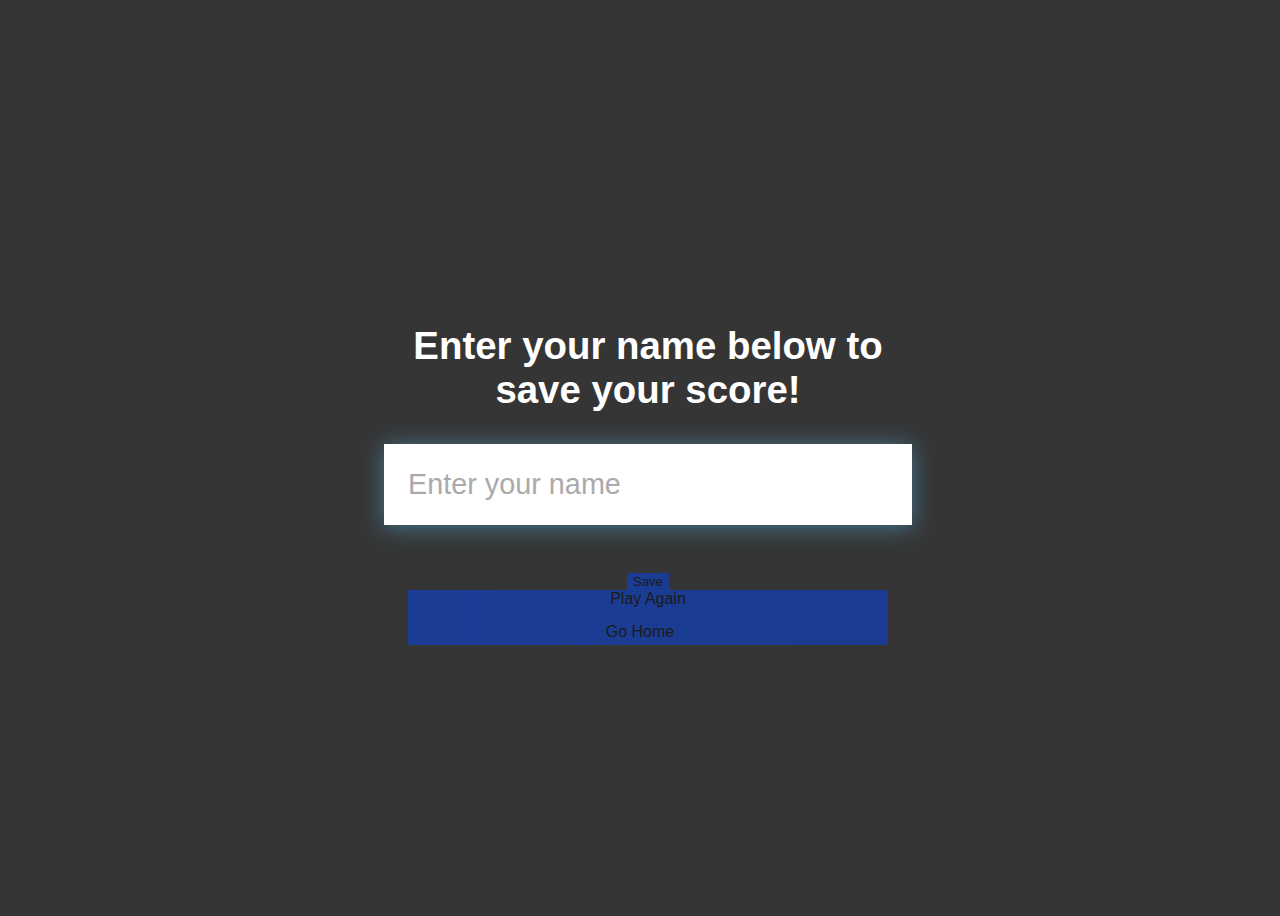
<file: end.html>
<!DOCTYPE html>
<html>
	<head>
			<meta charset="UTF-8">
		<meta name="viewport" content="width=device-width, initial-scale=1.0">
		<title> Game - CyberPrint</title>
		<link rel="stylesheet" href="styles.css">
		<link rel="stylesheet" href="game.css">
	</head>
	<body>
		<div class="container">
        <div id="end" class="flex-center flex-column">
            <h1 id="finalScore">0</h1>
            <form class="end-form-container">
                <h2 id="end-text">Enter your name below to save your score!</h2>
                <input type="text" name="name" id="username" placeholder="Enter your name">
                <button class="btn" id="saveScoreBtn" type="submit" onclick="saveHighScore(event)" disabled>Save</button>
            </form>
            <a href="game" class="btn">Play Again</a>
            <a href="index" class="btn">Go Home<i class="fas fa-home"></i></a>
        </div>
    </div>
    <script src="end.js"></script>
	</body>
</html>
</file>
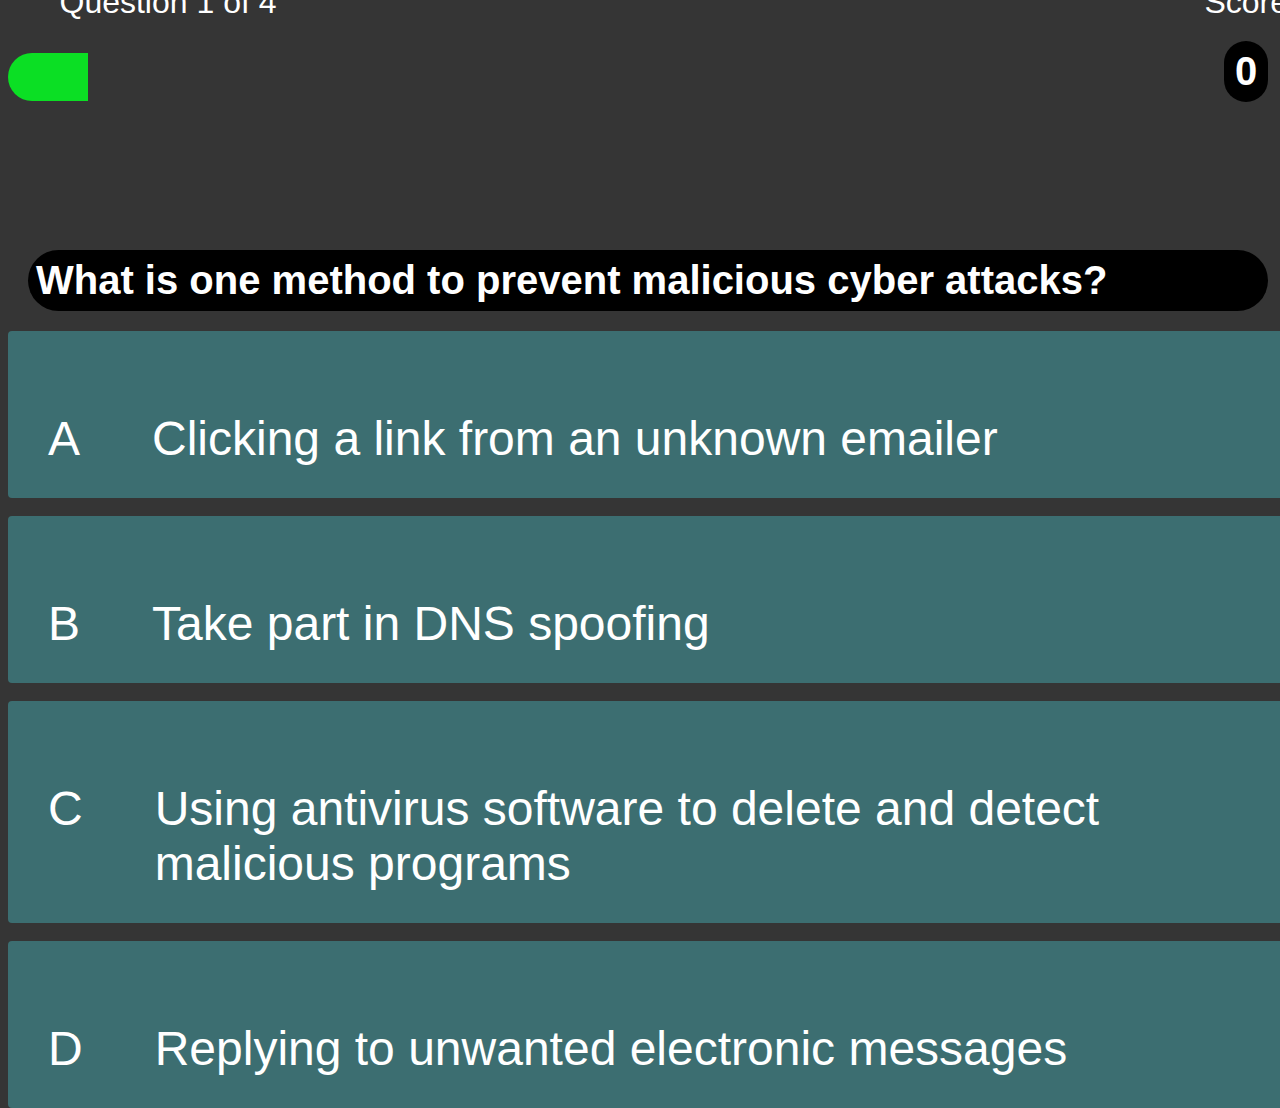
<file: game.html>
<!DOCTYPE html>
<html>
	<head>
		<meta charset="UTF-8">
		<meta name="viewport" content="width=device-width, initial-scale=1.0">
		<title> Game - CyberPrint</title>
		<link rel="stylesheet" href="styles.css">
		<link rel="stylesheet" href="game.css">
	
	</head>
	<body>
	

	
	<div class="container">
		
		<div id="game" class= "justify-center flex-column">
		<div id="hud">
			<div class="hud-item">
				<br><br><br><br><br><br><br><br>
				<p id="progressText" class="hud-prefix">
					Question
				</p>
				<div id="progressBar">
					<div id="progressBarFull"></div>
				</div>
			</div>
			<div class="hud-item">
					<br><br><br><br><br><br><br><br>
				<p  class="hud-prefix">
					Score
				</p>
				<h4 class="hud-main-text" id="score">
					0
				</h4>
			</div>
		</div>
		<br><br><br><br><br><br>
			 
		<h4 id="question">Question 1 temp</h4>
		
		<div class="choice-container">
			<p class="choice-prefix">A</p>
			<p class="choice-text" data-number="1">Choice 1</p>
		</div>
		<br>
			<div class="choice-container">
			<p class="choice-prefix">B</p>
			<p class="choice-text" data-number="2">Choice 2</p>
		</div>
		<br>
			<div class="choice-container">
			<p class="choice-prefix">C</p>
			<p class="choice-text" data-number="3">Choice 3</p>
		</div>
		<br>
			<div class="choice-container">
			<p class="choice-prefix">D</p>
			<p class="choice-text" data-number="4">Choice 4</p>
		</div>
	</div>
	</div>
	<script src="game.js"></script>
		<script src="end.js"></script>
	</body>
</html>
</file>
<file: styles.css>
body {
	background-color: #353535;
	font-family: "Roboto", sans-serif;
	color: white;
	font-size: 1em;
	height: 100%;
}

nav {
	background-color: #3C6E71;
	top: 0;
	right: 0;
	display: flex;
	flex-direction: row-reverse;
	height: auto;
	width: 100vw;
	align-items: center;
	justify-content: flex-start;
	flex-wrap: wrap;
	margin: 0px 20px 0px 0px;
}

nav h3 {
	color: white;
	font-family: "Inconsolata", monospace;
}

nav a {
	color: white;
	background-color: #353535;
	text-decoration: none;
	padding: 0.75em;
	margin: 0.5em;
	cursor: pointer;
	border-radius: 1.5em;
}

nav a:hover {
	background-color: white;
	color: #3C6E71;
}

nav a img {
	width: 32px;
	height: 32px;
	border-radius: 50%;
	background-color: white;
}


a.signup {
	background-color: white;
	color: #3C6E71;
}

a:hover.signup {
	background-color: #353535;
	color: white;
}

.log {
	border: 1px solid white;
	background-color: #3C6E71;
	color: white;
}

header {
	background-image: url('banner.png');
	background-size: cover;
	height: 200px;
	width: 100%;
	display: flex;
	flex-direction: row;
	align-items: center;
	justify-content: center;
	flex-wrap: wrap;
}

header img {
	width: 150px;
	border-radius: 50%;
	padding: 40px;
}

header h1 {
	padding: 1em;
	text-shadow: 0 0 10px #000000;
}

main {
	top: 50px;
	width: 100vw;
	height: 100%;
	display: flex;
	flex-direction: column;
	align-items: center;
	justify-content: center;
}

main div {
	border-radius: 1em;
	background-color: #646464;
	padding: 1em;
	margin: 0.5em;
	box-shadow: 0 0.4rem 1.4rem 0 #00000020;
}

h1 {
	margin-right: 25px;
	color: white;
	font-family: "Inconsolata", monospace;
	margin-bottom: 0;
}

p {
	margin-bottom: 0;
}

a {
	text-decoration: none;
	color: #518FB8;
}

.definition {
	font-family: "Inconsolata", monospace;
}

i.definition {
	font-family: "Roboto", sans-serif;
	font-style: italic;
}

.mission {
	background-color: #212121;
	width: 80%;
	max-width: 1200px;
}

.gotogame {
	width: 60%;
	max-width: 800px;
	display: flex;
	align-items: center;
	justify-content: center;
}

a.gotogame {
	background-color: white;
	color: #3C6E71;
	text-decoration: none;
	padding: 0.75em;
	margin: 0.5em;
	cursor: pointer;
	border-radius: 1.5em;
}

a:hover.gotogame {
	background-color: #3C6E71;
	color: white;
}

.team {
	background-color: #494C4D;
	width: 80%;
	max-width: 1200px;
}

.team img, .account img {
	border-radius: 50%;
	width: 200px;
	height: 200px;
	padding: 40px;
}

.memberone {
	float: right;
	text-align: left;
	padding: 1.5em;
	background-color: #494C4D;
}

.membertwo {
	float: left;
	text-align: right;
	padding: 1.5em;
	background-color: #494C4D;
}

.left {
	float: left;
}

.right {
	float: right;
}

.contact {
	padding: 50px 15px;
	background: #212121;
	text-align: center;
	border-radius: 1em;
}

.account {
	background: #212121;
	width: 50%;
}

input,
textarea {
	width: 100%;
}

h2: {
	margin: 0 0 15px 0;
	color: #fff;
	font-weight: 900;
}

footer {
	background-color: #3C6E71;
	text-align: center;
}

.row {
	display: flex;
	flex-flow: row wrap;
	align-items: flex-start;
	justify-content: center;
	background-color: #353535;
	box-shadow: none;
}

.sidenav {
	float: left;
	width: 30%;
	background-color: #284B63;
}

.maininfo {
	float: right;
	width: 50%;
	background-color: #3C6E71;
}

.vid {
	width: 35vh;
	height: auto;
	padding: 1em;
	margin: 10px;
}

.pfp {
	width: 75px;
	height: auto;
	padding: 1em;
	margin: 5px;
}

.pfp img {
	width: 100%;
	height: auto;
	border-radius: 50%;
}

.maininfo a {
	color: #B7D0E1;
	text-decoration: none;
}

.maininfo a:hover {
	color: white;
	font-style: italic;
	letter-spacing: 2px;
}

/*game on*/
.game-on {
	background-color: #353535;
	box-sizing: border-box;
	margin: 0;
	padding: 0;
}

h6 {
	font-size: 40px;
	color: white;
	margin-bottom: 5 rem;
	border-radius: 1em;
	background-color: black;
	padding: 1em;
	margin: 0.5em;
}

.container {
	width: 100vw;
	height: 100vh;
	display: flex;
	justify-content: center;
	align-items: center;
	max-width: 80 rem;
	margin: 0 auto;
	padding: 2 rem;
}

.flex-column {
	display: flex;
	flex-direction: column;
}

.flex-center {
	justify-content: center;

}

.text-center {
	text-align: center;
}

.hidden {
	display: none;
}

.btn {
	font-size: 2.4 rem;
	padding: 2 rem 0;
	width: 30 rem;
	text-align: center;
	margin-bottom: 1 rem;
	tect-decoration: none;
	/*change color*/
	color: rgb(28, 26, 26);
	background: linear-gradient(90deg, rgb(28,61,149)0%, rgb(26,59,145)100%);
}
.btn:hover{
	cursor: pointer;
	box-shadow:0 0.4rem 1.4rem 0 rbg(19, 41, 102);
	transition: transform 150ms 
	transform: scale(1.03);
}
.btn[disabled]:hover{
	cursor:not-allowed;
	box-shadow:none;
	transform:none;
	
}
#highscore-btn{
	background: linear-gradient(90deg, rgb(95,35,129)0%, rgb(92,33,125)100%);
}
#highscore-btn:hover{
	box-shadow:0 0.4 rem 1.4 rem 0 rbg(57,21,78);
}
.fa-crown{
	font-size:.95rem;
	margin-left:1 rem;
}
h4{
	font-size: 40px;
	color: white;
	margin-bottom: 5 rem;
	border-radius: 1em;
	background-color: black;
	padding: .2em;
	margin: 0.5em;
}

/*end*/
.end-form-container {
    width: 100%;
    display: flex;
    flex-direction: column;
    align-items: center;
    max-width: 30rem;
}

input {
    margin-bottom: 1rem;
    width: 20rem;
    padding: 1.5rem;
    font-size: 1.8rem;
    border: none;
    box-shadow: 0 0.1rem 1.4rem 0 rgba(86, 185, 235, 0.5);
}

input::placeholder {
    color: #aaa;
}

#username {
    margin-bottom: 3rem;
    width: 100%;
    outline: none;
}

#end-text {
    font-size: 2.4rem;
    color: #fff;
    text-align: center;
}

#saveScoreBtn {
    border: none;
}

.fa-home {
    margin-left: 1rem;
    font-size: 2rem;
    color: rgb(28, 26, 26)
}
</file>
<file: game.css>
.choice-container{
	display: flex;
	margin-bottom: 0.8 rem;
	width: 100%;
	border-radius: 4px;
	background: #3C6E71;
	font-size: 3rem;
	min-width: 80rem;
}
.game-on{
	color:white;
}
.choice-container:hover{
	cursor:pointer;
	box-shadow: 0 0.4rem 1.4rem 0 black;
	transform: scale(1.02);
	transform: transform 100ms;
}
.choice-prefix{
	padding:2rem 2.5rem;
	color:white;
}
.choice-text{
	padding:2rem;
	width:100%;
	
}
.correct{
	background:linear-gradent(32deg, rbg(11,223,36) 0%,rgb(41, 232, 111)100%);
}
.incorrect{
	background:linear-gradent(32deg, rbg(230,29,1) 0%,rgb(224, 11, 11, 1)100%);
}
/*heads up display*/
#hud{
	display:flex;
	justify-content: space-between;
}
.hud-prefix{
	text-align: center;
	font-size: 2rem;
	
}
.hud-main-text{
	text-align: center;
}
#progressBar{
	width:20rem;
	height: 3rem;
	border: 0.2rem soild rgb(90,141, 71);
	margin-top: 2rem;
	border-radius: 50px;
	overflow: hidden;
}
#progressBarFull{
	height: 100%;
	background: rgb(11,223,36);
	width: 0%;
}
@media screen and (max-width: 768px){
	.choice-container{
		min-width: 40rem;
	}
}
	
	
	
	
	
	
	
	
	
	
	
	
	
	
	
	
	
	
	
	.choice.conatiner{
		min-width: 40 rem;
	}
}
</file>
